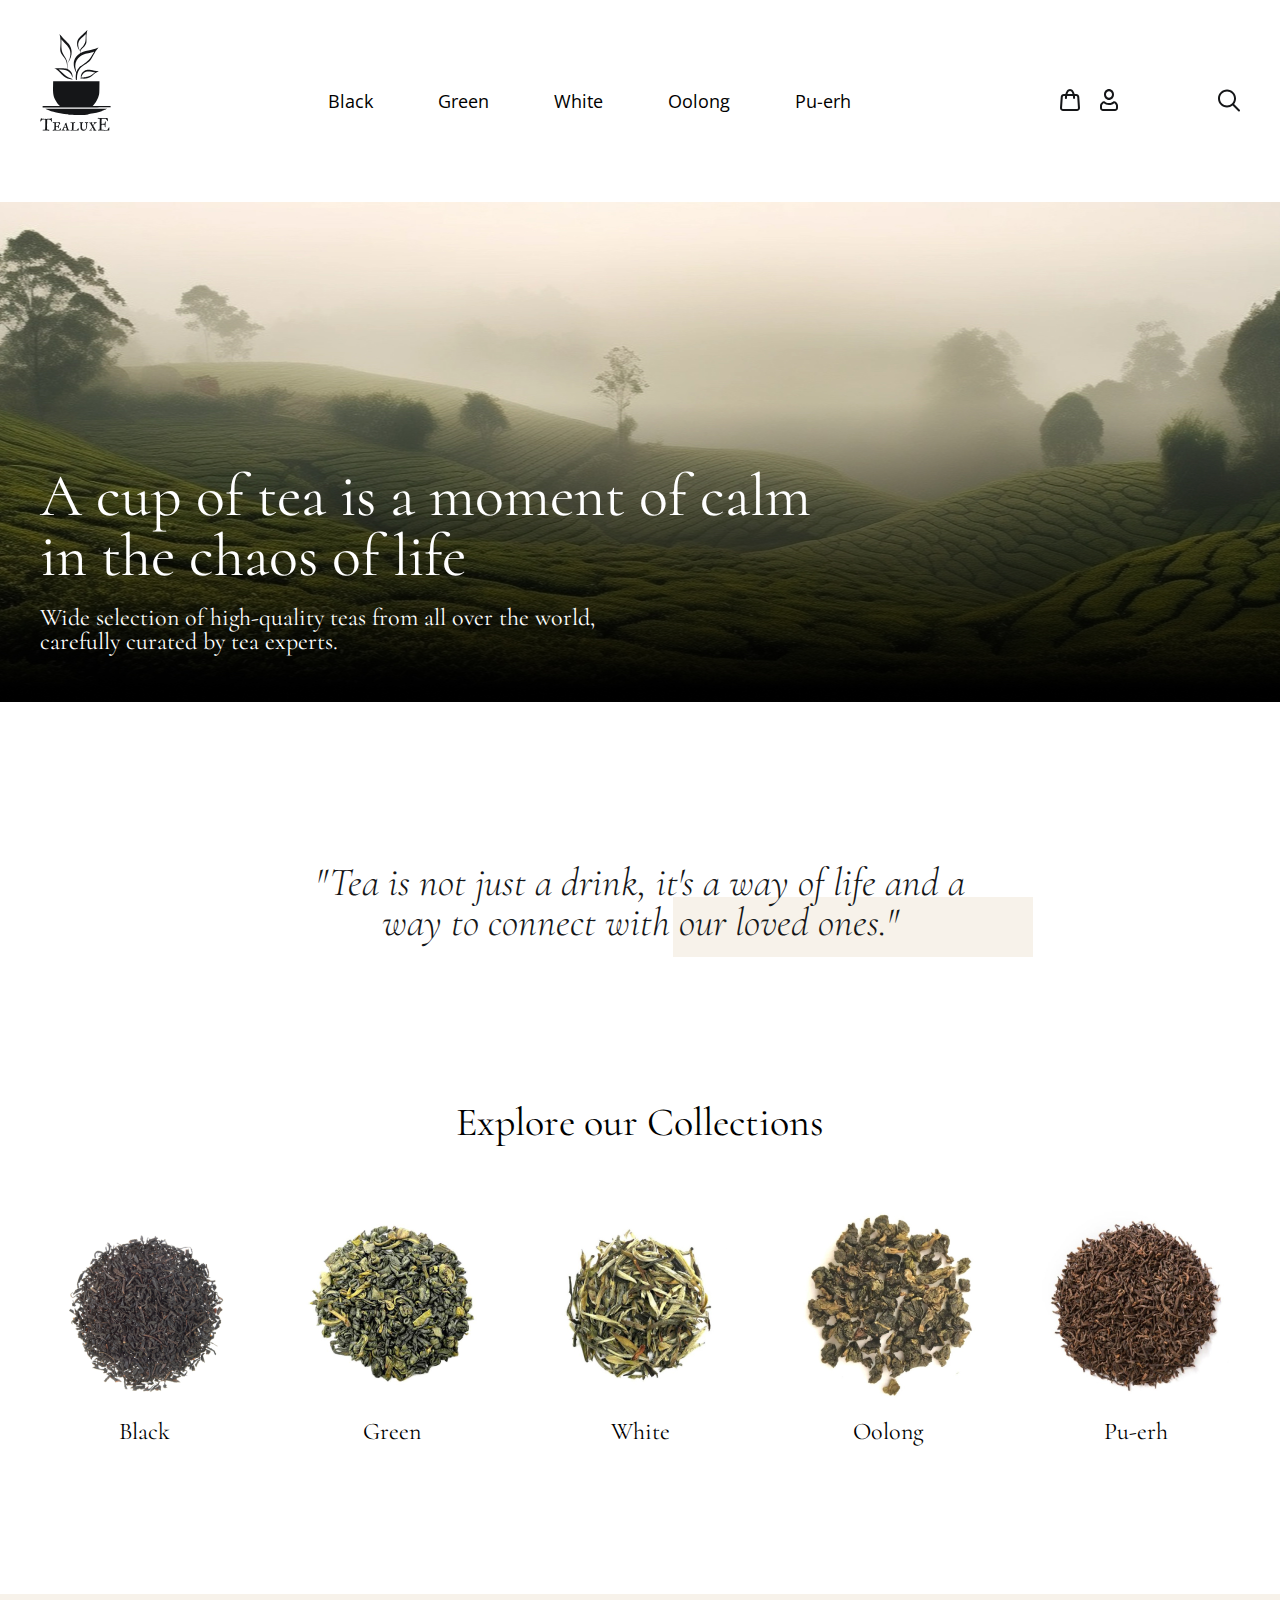
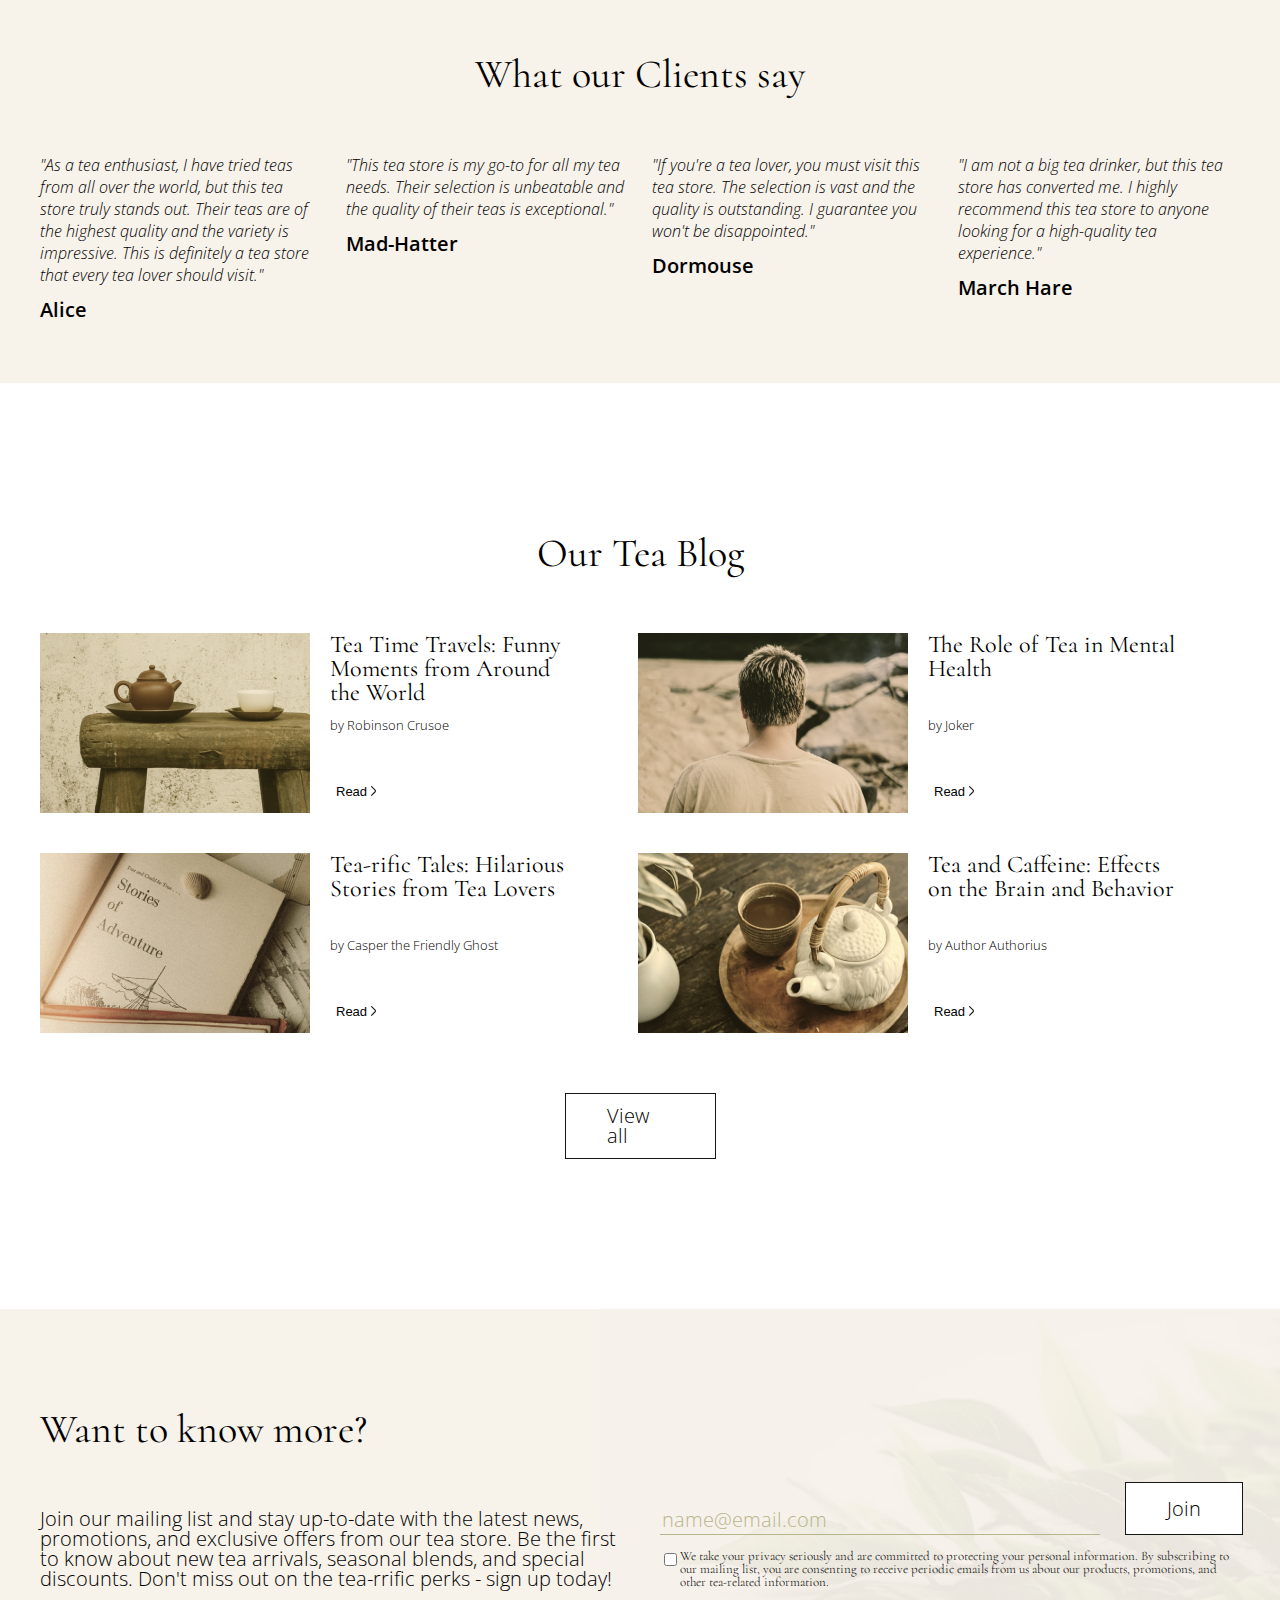
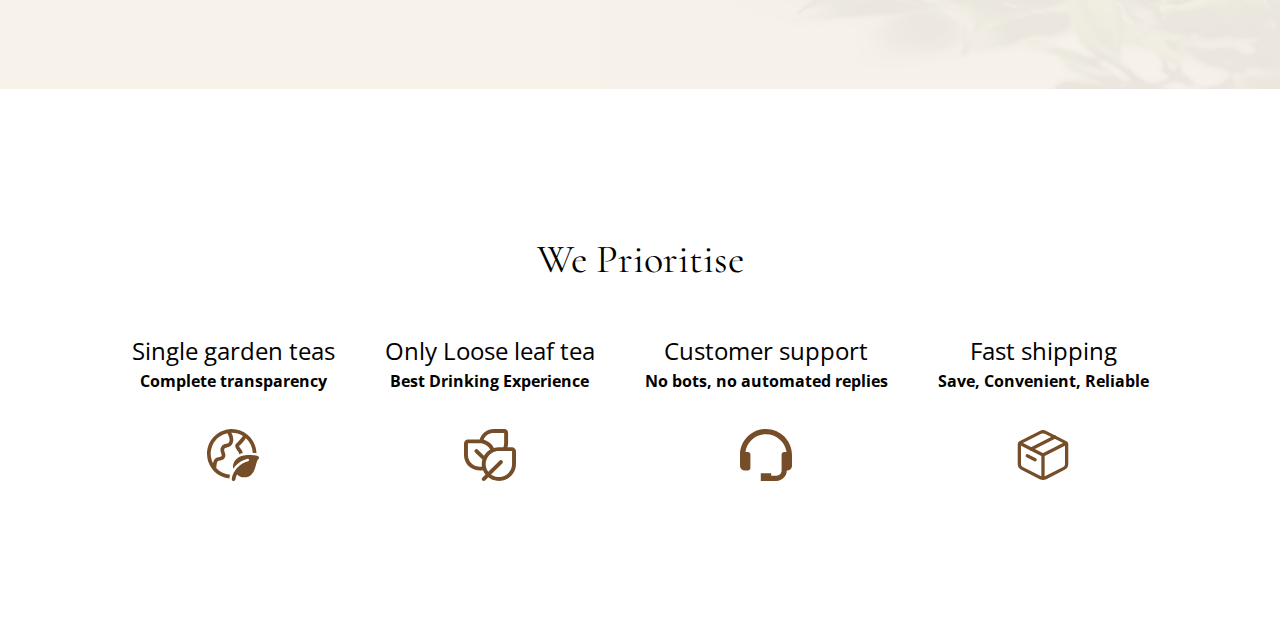
<file: index.html>
<!DOCTYPE html>
<html lang="en">
	<head>
		<meta charset="UTF-8" />
		<meta name="viewport" content="width=device-width, initial-scale=1.0" />
		<meta http-equiv="X-UA-Compatible" content="ie=edge" />
		<title>TealuxE</title>
		<link rel="icon" href="#" id="icon" />
		<link rel="stylesheet" href="css/reset.css" />
		<link rel="stylesheet" href="css/style.css" />
	</head>
	<body>
		<main>
			<header class="header">
				<div class="container">
					<div class="header__inner">
						<a class="logo" href="index.html">
							<img class="header__logo" src="images/logo.svg" alt="TealuxE" />
						</a>

						<nav class="menu">
							<ul class="menu__list">
								<li class="menu__item">
									<a class="menu__link" href="#">Black</a>
								</li>
								<li class="menu__item">
									<a class="menu__link" href="#">Green</a>
								</li>
								<li class="menu__item">
									<a class="menu__link" href="#">White</a>
								</li>
								<li class="menu__item">
									<a class="menu__link" href="#">Oolong</a>
								</li>
								<li class="menu__item">
									<a class="menu__link" href="#">Pu-erh</a>
								</li>
							</ul>
						</nav>
						<ul class="user__actions">
							<li class="user__actions">
								<a class="user__actions--link" href="#"
									><img
										src="images/header-icons/backet-icon.svg"
										alt="backet-icon"
								/></a>
							</li>
							<li class="user__actions">
								<a class="user__actions--link" href="#"
									><img
										src="images/header-icons/profile-icon.svg"
										alt="profile-icon"
								/></a>
							</li>
							<li class="user__actions">
								<a class="user__actions--link" href="#"
									><img src="images/header-icons/search.svg" alt="search-icon"
								/></a>
							</li>
						</ul>
					</div>
				</div>
			</header>

			<section class="hero">
				<div class="container">
					<h1 class="hero__title">
						A cup of tea is a moment of calm in the chaos of life
					</h1>
					<h2 class="hero__subtitle">
						Wide selection of high-quality teas from all over the world,
						carefully curated by tea experts.
					</h2>
				</div>
			</section>

			<section class="blockquote flex-center">
				<blockquote class="blockquote__text">
					"Tea is not just a drink, it's a way of life and a way to connect with
					our loved ones."
				</blockquote>
			</section>

			<section class="collection">
				<div class="container">
					<h3 class="section__title">Explore our Collections</h3>
					<ul class="collection__list">
						<li class="collection__list--item">
							<img
								class="list__item--image"
								src="images/tea-sorts/black.png"
								alt="black tea"
							/>
							<h4 class="list__item--title">Black</h4>
						</li>
						<li class="collection__list--item">
							<img
								class="list__item--image"
								src="images/tea-sorts/green.png"
								alt="green tea"
							/>
							<h4 class="list__item--title">Green</h4>
						</li>
						<li class="collection__list--item">
							<img
								class="list__item--image"
								src="images/tea-sorts/white.png"
								alt="white tea"
							/>
							<h4 class="list__item--title">White</h4>
						</li>
						<li class="collection__list--item">
							<img
								class="list__item--image"
								src="images/tea-sorts/oolong.png"
								alt="oolong tea"
							/>
							<h4 class="list__item--title">Oolong</h4>
						</li>
						<li class="collection__list--item">
							<img
								class="list__item--image"
								src="images/tea-sorts/pu-erh.png"
								alt="pu-erh of tea"
							/>
							<h4 class="list__item--title">Pu-erh</h4>
						</li>
					</ul>
				</div>
			</section>

			<section class="reviews">
				<div class="container">
					<h2 class="section__title">What our Clients say</h2>
					<ul class="reviews__list">
						<li class="reviews__list--item">
							<p class="item__quote">
								"As a tea enthusiast, I have tried teas from all over the world,
								but this tea store truly stands out. Their teas are of the
								highest quality and the variety is impressive. This is
								definitely a tea store that every tea lover should visit."
							</p>
							<h4 class="item__author">Alice</h4>
						</li>
						<li class="reviews__list--item">
							<p class="item__quote">
								"This tea store is my go-to for all my tea needs. Their
								selection is unbeatable and the quality of their teas is
								exceptional."
							</p>
							<h4 class="item__author">Mad-Hatter</h4>
						</li>
						<li class="reviews__list--item">
							<p class="item__quote">
								"If you're a tea lover, you must visit this tea store. The
								selection is vast and the quality is outstanding. I guarantee
								you won't be disappointed."
							</p>
							<h4 class="item__author">Dormouse</h4>
						</li>
						<li class="reviews__list--item">
							<p class="item__quote">
								"I am not a big tea drinker, but this tea store has converted
								me. I highly recommend this tea store to anyone looking for a
								high-quality tea experience."
							</p>
							<h4 class="item__author">March Hare</h4>
						</li>
					</ul>
				</div>
			</section>

			<section class="blog">
				<div class="container">
					<h3 class="section__title blog__title">Our Tea Blog</h3>
					<ul class="blog__list">
						<li class="blog__list--item">
							<img
								class="list__item--image"
								src="images/blog/robinson-crusoe.jpg"
								alt="Tea Time Travels: Funny Moments from Around the World"
							/>
							<div class="list__item--content">
								<h3 class="item__content--title">
									Tea Time Travels: Funny Moments from Around the World
								</h3>
								<p class="item__content--author">by Robinson Crusoe</p>
								<a class="item__content--btn" href="#">
									<button class="item__btn">
										Read
										<svg
											xmlns="http://www.w3.org/2000/svg"
											width="5"
											height="10"
											viewBox="0 0 5 10"
											fill="none"
										>
											<path
												d="M0.158658 9.83771C0.370205 10.0541 0.713188 10.0541 0.924735 9.83771L4.52402 6.15605C5.15848 5.50706 5.15868 4.45491 4.52446 3.80568L0.965333 0.16229C0.753788 -0.0540967 0.410804 -0.0540967 0.199258 0.16229C-0.0122874 0.378678 -0.0122874 0.729511 0.199258 0.945898L3.75931 4.58743C3.97086 4.80382 3.97086 5.15465 3.75931 5.37104L0.158658 9.0541C-0.0528872 9.27049 -0.0528872 9.62132 0.158658 9.83771Z"
												fill="#151618"
											/>
										</svg>
									</button>
								</a>
							</div>
						</li>
						<li class="blog__list--item">
							<img
								class="list__item--image"
								src="images/blog/joker.jpg"
								alt="The Role of Tea in Mental Health"
							/>
							<div class="list__item--content">
								<h3 class="item__content--title">
									The Role of Tea in Mental Health
								</h3>
								<p class="item__content--author">by Joker</p>
								<a class="item__content--btn" href="#">
									<button class="item__btn">
										Read
										<svg
											xmlns="http://www.w3.org/2000/svg"
											width="5"
											height="10"
											viewBox="0 0 5 10"
											fill="none"
										>
											<path
												d="M0.158658 9.83771C0.370205 10.0541 0.713188 10.0541 0.924735 9.83771L4.52402 6.15605C5.15848 5.50706 5.15868 4.45491 4.52446 3.80568L0.965333 0.16229C0.753788 -0.0540967 0.410804 -0.0540967 0.199258 0.16229C-0.0122874 0.378678 -0.0122874 0.729511 0.199258 0.945898L3.75931 4.58743C3.97086 4.80382 3.97086 5.15465 3.75931 5.37104L0.158658 9.0541C-0.0528872 9.27049 -0.0528872 9.62132 0.158658 9.83771Z"
												fill="#151618"
											/>
										</svg>
									</button>
								</a>
							</div>
						</li>
						<li class="blog__list--item">
							<img
								class="list__item--image"
								src="images/blog/casper.jpg"
								alt="Tea-rific Tales: Hilarious Stories from Tea Lovers"
							/>
							<div class="list__item--content">
								<h3 class="item__content--title">
									Tea-rific Tales: Hilarious Stories from Tea Lovers
								</h3>
								<p class="item__content--author">
									by Casper the Friendly Ghost
								</p>
								<a class="item__content--btn" href="#">
									<button class="item__btn">
										Read
										<svg
											xmlns="http://www.w3.org/2000/svg"
											width="5"
											height="10"
											viewBox="0 0 5 10"
											fill="none"
										>
											<path
												d="M0.158658 9.83771C0.370205 10.0541 0.713188 10.0541 0.924735 9.83771L4.52402 6.15605C5.15848 5.50706 5.15868 4.45491 4.52446 3.80568L0.965333 0.16229C0.753788 -0.0540967 0.410804 -0.0540967 0.199258 0.16229C-0.0122874 0.378678 -0.0122874 0.729511 0.199258 0.945898L3.75931 4.58743C3.97086 4.80382 3.97086 5.15465 3.75931 5.37104L0.158658 9.0541C-0.0528872 9.27049 -0.0528872 9.62132 0.158658 9.83771Z"
												fill="#151618"
											/>
										</svg>
									</button>
								</a>
							</div>
						</li>
						<li class="blog__list--item">
							<img
								class="list__item--image"
								src="images/blog/author.jpg"
								alt="Tea and Caffeine: Effects on the Brain and Behavior"
							/>
							<div class="list__item--content">
								<h3 class="item__content--title">
									Tea and Caffeine: Effects on the Brain and Behavior
								</h3>
								<p class="item__content--author">by Author Authorius</p>
								<a class="item__content--btn" href="#">
									<button class="item__btn">
										Read
										<svg
											xmlns="http://www.w3.org/2000/svg"
											width="5"
											height="10"
											viewBox="0 0 5 10"
											fill="none"
										>
											<path
												d="M0.158658 9.83771C0.370205 10.0541 0.713188 10.0541 0.924735 9.83771L4.52402 6.15605C5.15848 5.50706 5.15868 4.45491 4.52446 3.80568L0.965333 0.16229C0.753788 -0.0540967 0.410804 -0.0540967 0.199258 0.16229C-0.0122874 0.378678 -0.0122874 0.729511 0.199258 0.945898L3.75931 4.58743C3.97086 4.80382 3.97086 5.15465 3.75931 5.37104L0.158658 9.0541C-0.0528872 9.27049 -0.0528872 9.62132 0.158658 9.83771Z"
												fill="#151618"
											/>
										</svg>
									</button>
								</a>
							</div>
						</li>
					</ul>
					<a class="btn blog__btn"> View all </a>
				</div>
			</section>

			<section class="know">
				<div class="container">
					<div class="know__inner">
						<h2 class="section__title" style="text-align: left">
							Want to know more?
						</h2>
						<p class="know__inner--text">
							Join our mailing list and stay up-to-date with the latest news,
							promotions, and exclusive offers from our tea store. Be the first
							to know about new tea arrivals, seasonal blends, and special
							discounts. Don't miss out on the tea-rrific perks - sign up today!
						</p>
					</div>
					<form class="know__form" action="">
						<div class="form__email">
							<input type="email" placeholder="name@email.com" />
							<button class="btn" type="submit">Join</button>
						</div>
						<div class="form__checkbox">
							<input type="checkbox" id="checkbox" />
							<label for="checkbox"
								>We take your privacy seriously and are committed to protecting
								your personal information. By subscribing to our mailing list,
								you are consenting to receive periodic emails from us about our
								products, promotions, and other tea-related information.</label
							>
						</div>
					</form>
				</div>
			</section>

			<section class="prioritises">
				<div class="container">
					<h2 class="section__title prioritises__title">We prioritise</h2>
					<ul class="prioritises__list flex-center">
						<li class="prioritises__list--item">
							<div class="list__item--inner">
								<h3 class="list__item--title">Single garden teas</h3>
								<h4 class="list__item--subtitle">Complete transparency</h4>
							</div>
							<img
								class="list__item--img"
								src="images/prioritises/single-garden-teas.svg"
								alt="Single garden teas"
							/>
						</li>
						<li class="prioritises__list--item">
							<div class="list__item--inner">
								<h3 class="list__item--title">Only Loose leaf tea</h3>
								<h4 class="list__item--subtitle">Best Drinking Experience</h4>
							</div>
							<img
								class="list__item--img"
								src="images/prioritises/only-loose-leaf-tea.svg"
								alt="Only Loose leaf tea"
							/>
						</li>
						<li class="prioritises__list--item">
							<div class="list__item--inner">
								<h3 class="list__item--title">Customer support</h3>
								<h4 class="list__item--subtitle">
									No bots, no automated replies
								</h4>
							</div>
							<img
								class="list__item--img"
								src="images/prioritises/customer-support.svg"
								alt="Customer support"
							/>
						</li>
						<li class="prioritises__list--item">
							<div class="list__item--inner">
								<h3 class="list__item--title">Fast shipping</h3>
								<h4 class="list__item--subtitle">Save, Convenient, Reliable</h4>
							</div>
							<img
								class="list__item--img"
								src="images/prioritises/fast-shipping.svg"
								alt=""
							/>
						</li>
					</ul>
				</div>
			</section>
		</main>

		<script src="js/main.js"></script>
	</body>
</html>
</file>
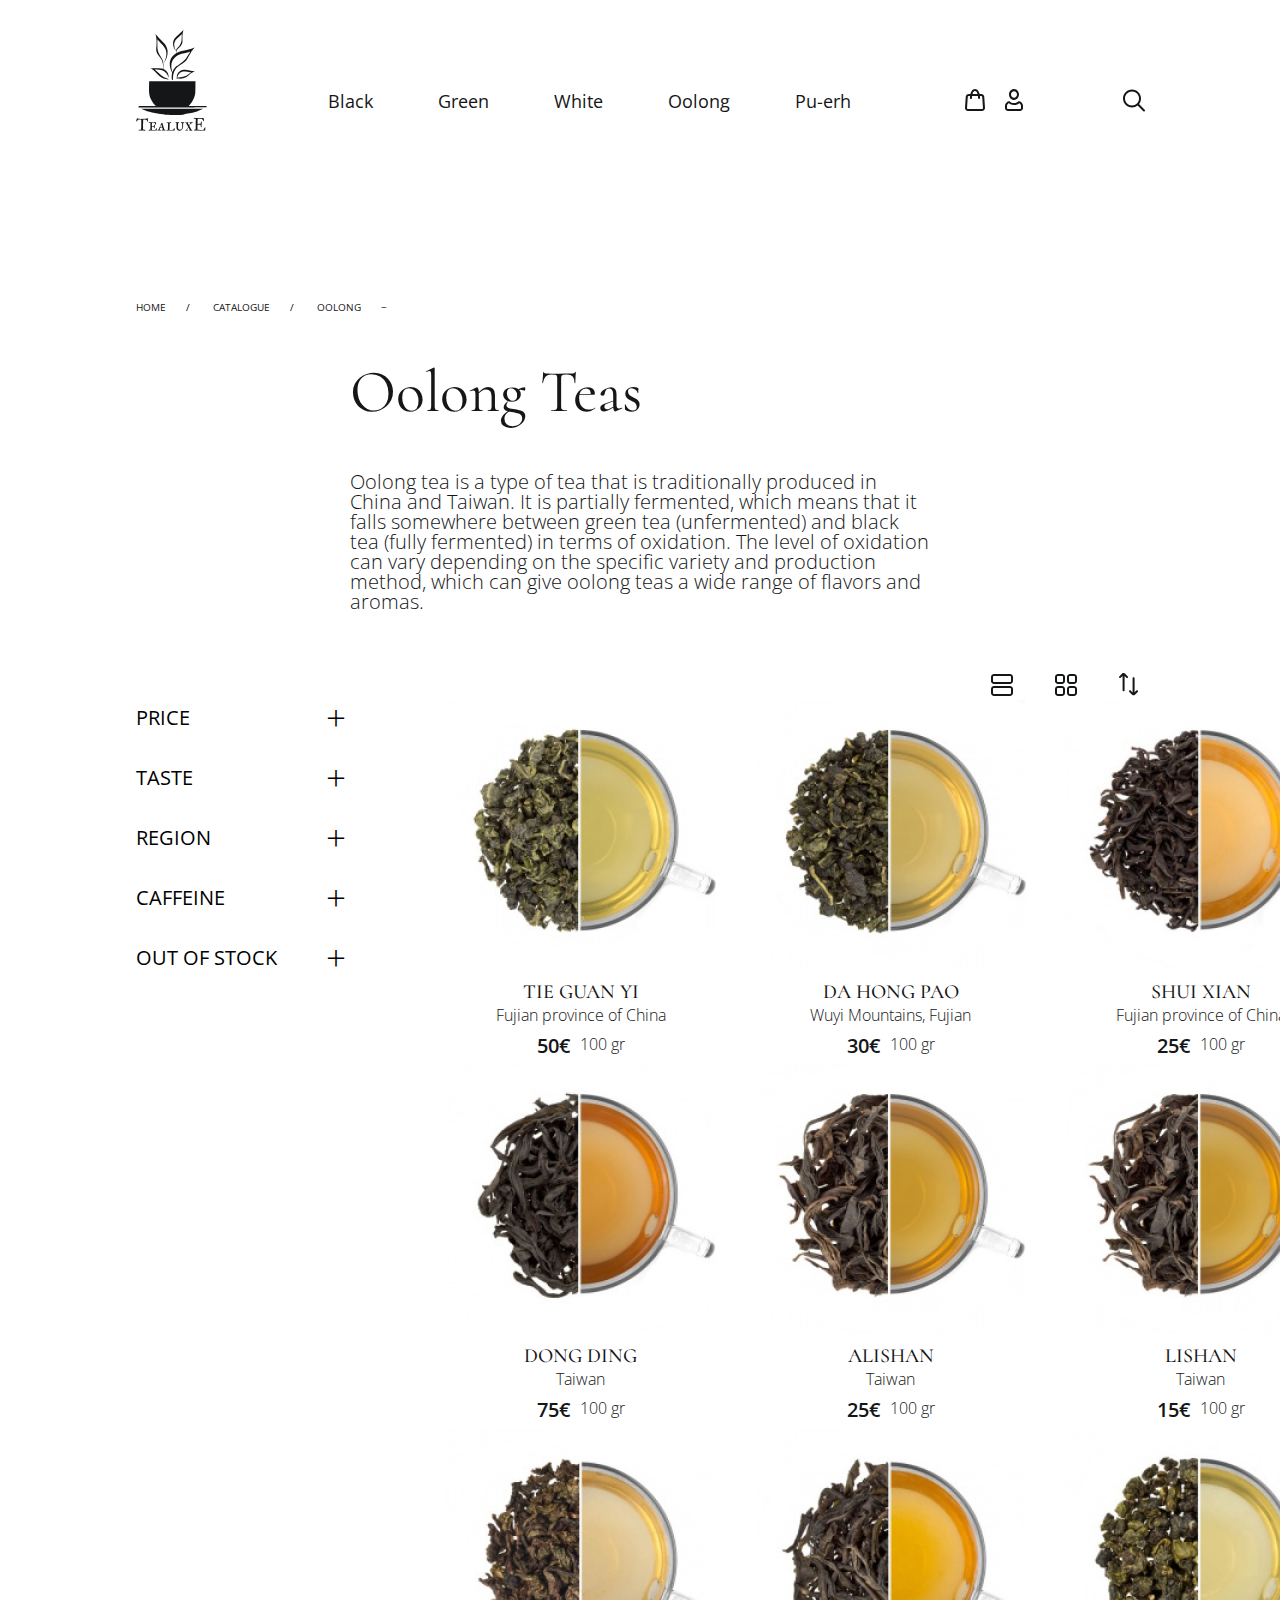
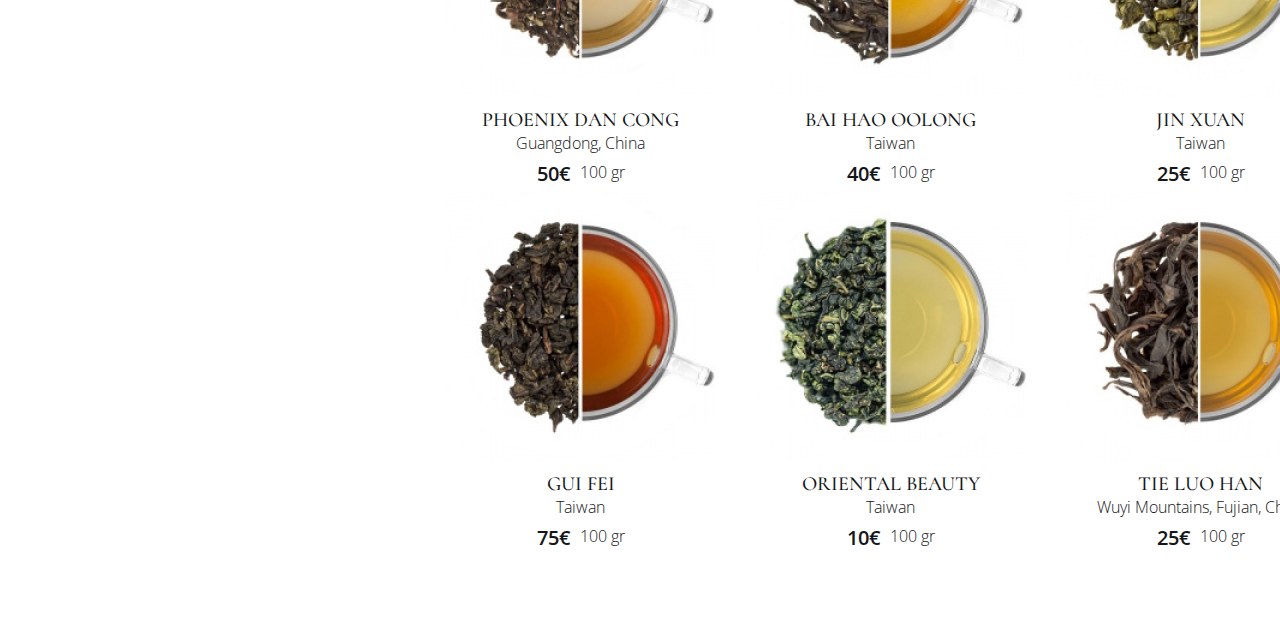
<file: catalogue.html>
<!DOCTYPE html>
<html lang="en">
	<head>
		<meta charset="UTF-8" />
		<meta http-equiv="X-UA-Compatible" content="IE=edge" />
		<meta name="viewport" content="width=device-width, initial-scale=1.0" />
		<title>TealuxE | Catalogue</title>
		<link rel="icon" href="#" id="icon" />
		<link rel="stylesheet" href="css/reset.css" />
		<link rel="stylesheet" href="css/main.css" />
		<link rel="stylesheet" href="css/catalogue-page/style.css" />
	</head>
	<body>
		<header class="header">
			<div class="container">
				<div class="header__inner">
					<a class="logo" href="index.html">
						<img class="header__logo" src="images/logo.svg" alt="TealuxE" />
					</a>

					<nav class="menu">
						<ul class="menu__list">
							<li class="menu__item">
								<a class="menu__link" href="#">Black</a>
							</li>
							<li class="menu__item">
								<a class="menu__link" href="#">Green</a>
							</li>
							<li class="menu__item">
								<a class="menu__link" href="#">White</a>
							</li>
							<li class="menu__item">
								<a class="menu__link" href="#">Oolong</a>
							</li>
							<li class="menu__item">
								<a class="menu__link" href="#">Pu-erh</a>
							</li>
						</ul>
					</nav>
					<ul class="user__actions">
						<li class="user__actions">
							<a class="user__actions--link" href="#"
								><img
									src="images/main-page/header-icons/backet-icon.svg"
									alt="backet-icon"
							/></a>
						</li>
						<li class="user__actions">
							<a class="user__actions--link" href="#"
								><img
									src="images/main-page/header-icons/profile-icon.svg"
									alt="profile-icon"
							/></a>
						</li>
						<li class="user__actions">
							<a class="user__actions--link" href="#"
								><img
									src="images/main-page/header-icons/search.svg"
									alt="search-icon"
							/></a>
						</li>
					</ul>
				</div>
			</div>
		</header>

		<main>
			<ul class="breadcrumb">
				<li class="breadcrumb-item"><a href="index.html">Home</a></li>
				<li class="breadcrumb-item"><a href="catalogue.html">Catalogue</a></li>
				<li class="breadcrumb-item active">OOLONG</li>
			</ul>

			<article class="tea__description">
				<h2 class="tea__description--title">Oolong Teas</h2>
				<p class="tea__description--text">
					Oolong tea is a type of tea that is traditionally produced in China
					and Taiwan. It is partially fermented, which means that it falls
					somewhere between green tea (unfermented) and black tea (fully
					fermented) in terms of oxidation. The level of oxidation can vary
					depending on the specific variety and production method, which can
					give oolong teas a wide range of flavors and aromas.
				</p>
			</article>

			<ul class="view__btns">
				<button class="view__btn">
					<svg
						xmlns="http://www.w3.org/2000/svg"
						width="22"
						height="22"
						viewBox="0 0 22 22"
						fill="none"
					>
						<path
							fill-rule="evenodd"
							clip-rule="evenodd"
							d="M22 3C22 1.34315 20.6569 0 19 0H3C1.34315 0 0 1.34315 0 3V7C0 8.65685 1.34315 10 3 10H19C20.6569 10 22 8.65685 22 7V3ZM20 3C20 2.44772 19.5523 2 19 2H3C2.44772 2 2 2.44772 2 3V7C2 7.55228 2.44772 8 3 8H19C19.5523 8 20 7.55228 20 7V3Z"
							fill="#151618"
						/>
						<path
							fill-rule="evenodd"
							clip-rule="evenodd"
							d="M22 15C22 13.3431 20.6569 12 19 12H3C1.34315 12 0 13.3431 0 15V19C0 20.6569 1.34315 22 3 22H19C20.6569 22 22 20.6569 22 19V15ZM20 15C20 14.4477 19.5523 14 19 14H3C2.44772 14 2 14.4477 2 15V19C2 19.5523 2.44772 20 3 20H19C19.5523 20 20 19.5523 20 19V15Z"
							fill="#151618"
						/>
					</svg>
				</button>
				<button class="view__btn">
					<svg
						xmlns="http://www.w3.org/2000/svg"
						width="22"
						height="22"
						viewBox="0 0 22 22"
						fill="none"
					>
						<path
							fill-rule="evenodd"
							clip-rule="evenodd"
							d="M7 0C8.65685 0 10 1.34315 10 3V7C10 8.65685 8.65685 10 7 10H3C1.34315 10 0 8.65685 0 7V3C0 1.34315 1.34315 0 3 0H7ZM7 2C7.55228 2 8 2.44772 8 3V7C8 7.55228 7.55228 8 7 8H3C2.44772 8 2 7.55228 2 7V3C2 2.44772 2.44772 2 3 2H7Z"
							fill="#151618"
						/>
						<path
							fill-rule="evenodd"
							clip-rule="evenodd"
							d="M7 12C8.65685 12 10 13.3431 10 15V19C10 20.6569 8.65685 22 7 22H3C1.34315 22 0 20.6569 0 19V15C0 13.3431 1.34315 12 3 12H7ZM7 14C7.55228 14 8 14.4477 8 15V19C8 19.5523 7.55228 20 7 20H3C2.44772 20 2 19.5523 2 19V15C2 14.4477 2.44772 14 3 14H7Z"
							fill="#151618"
						/>
						<path
							fill-rule="evenodd"
							clip-rule="evenodd"
							d="M22 3C22 1.34315 20.6569 0 19 0H15C13.3431 0 12 1.34315 12 3V7C12 8.65685 13.3431 10 15 10H19C20.6569 10 22 8.65685 22 7V3ZM20 3C20 2.44772 19.5523 2 19 2H15C14.4477 2 14 2.44772 14 3V7C14 7.55228 14.4477 8 15 8H19C19.5523 8 20 7.55228 20 7V3Z"
							fill="#151618"
						/>
						<path
							fill-rule="evenodd"
							clip-rule="evenodd"
							d="M19 12C20.6569 12 22 13.3431 22 15V19C22 20.6569 20.6569 22 19 22H15C13.3431 22 12 20.6569 12 19V15C12 13.3431 13.3431 12 15 12H19ZM19 14C19.5523 14 20 14.4477 20 15V19C20 19.5523 19.5523 20 19 20H15C14.4477 20 14 19.5523 14 19V15C14 14.4477 14.4477 14 15 14H19Z"
							fill="#151618"
						/>
					</svg>
				</button>
				<button class="view__btn">
					<svg
						xmlns="http://www.w3.org/2000/svg"
						width="20"
						height="23"
						viewBox="0 0 20 23"
						fill="none"
					>
						<path
							d="M8.77818 4.82843C9.16871 4.4379 9.16871 3.80474 8.77818 3.41421L5.94976 0.585787C5.89154 0.527574 5.83064 0.4737 5.76743 0.424164C5.08864 -0.107845 4.14525 -0.139399 3.43507 0.329505C3.32417 0.402729 3.21895 0.488155 3.12132 0.585788L0.292893 3.41422C-0.0976311 3.80474 -0.0976311 4.4379 0.292893 4.82843C0.683417 5.21895 1.31658 5.21895 1.70711 4.82843L3.58582 2.94972V17.1716C3.58582 17.7239 4.03353 18.1716 4.58582 18.1716C5.1381 18.1716 5.58582 17.7239 5.58582 17.1716V3.05027L7.36397 4.82843C7.75449 5.21895 8.38766 5.21895 8.77818 4.82843Z"
							fill="#151618"
						/>
						<path
							d="M10.2929 17.5147C9.90237 17.9053 9.90237 18.5384 10.2929 18.9289L13.1213 21.7574C13.219 21.855 13.3242 21.9404 13.4351 22.0137C14.2114 22.5262 15.2663 22.4408 15.9497 21.7574L18.7782 18.9289C19.1687 18.5384 19.1687 17.9053 18.7782 17.5147C18.3877 17.1242 17.7545 17.1242 17.364 17.5147L15.5858 19.2929L15.5858 5.17158C15.5858 4.61929 15.1381 4.17158 14.5858 4.17158C14.0335 4.17158 13.5858 4.61929 13.5858 5.17158L13.5858 19.3934L11.7071 17.5147C11.3166 17.1242 10.6834 17.1242 10.2929 17.5147Z"
							fill="#151618"
						/>
					</svg>
				</button>
			</ul>

			<div class="catalogue">
				<aside class="catalogue__filters">
					<button class="filters__btn">Price</button>
					<!-- <div class="filters__price--inner"></div> -->
					<button class="filters__btn">Taste</button>
					<button class="filters__btn">Region</button>
					<button class="filters__btn">Caffeine</button>
					<button class="filters__btn">Out of stock</button>
				</aside>
				<ul class="catalogue__list" id="tea-catalogue"></ul>
			</div>
		</main>

		<script src="js/catalogue.js"></script>
		<script src="js/main.js"></script>
	</body>
</html>
</file>
<file: css/style.css>
@import url(https://fonts.googleapis.com/css?family=Cormorant:300,regular,500,600,700,300italic,italic,500italic,600italic,700italic);
@import url(https://fonts.googleapis.com/css?family=Open+Sans:300,regular,500,600,700,800,300italic,italic,500italic,600italic,700italic,800italic);

@import url('sections/header.css');
@import url('sections/hero.css');
@import url('sections/blockquote.css');
@import url('sections/collection.css');
@import url('sections/reviews.css');
@import url('sections/blog.css');
@import url('sections/know.css');
@import url('sections/prioritises.css');

:root {
	--cormorant: 'Cormorant', sans-serif;
	--open-sans: 'Open Sans', sans-serif;

	--light-bg: #f7f2ea;

	--black-color: #151618;
	--white-color: #ffffff;
	--light-green: #b8b58b;
}

html {
	box-sizing: border-box;
	font-family: var(--cormorant);
}

*,
*::after,
*::before {
	box-sizing: inherit;
}

a {
	text-decoration: none;
	color: inherit;
}

ul {
	list-style: none;
}

.container {
	max-width: 1240px;
	width: 100%;
	margin: 0 auto;
	padding: 0 20px;
}

.flex-center {
	display: flex;
	justify-content: center;
	align-items: center;
}

.section__title {
	font-size: 40px;
	font-weight: 400;
	text-align: center;
	margin-bottom: 60px;
}

.btn {
	max-width: 151px;

	display: block;
	padding: 12px 41px;

	font-family: var(--open-sans);
	font-size: 20px;
	font-weight: 300;

	background-color: var(--white-color);

	border: 1px solid var(--black-color);
}
</file>
<file: css/main.css>
@import url(https://fonts.googleapis.com/css?family=Cormorant:300,regular,500,600,700,300italic,italic,500italic,600italic,700italic);
@import url(https://fonts.googleapis.com/css?family=Open+Sans:300,regular,500,600,700,800,300italic,italic,500italic,600italic,700italic,800italic);

:root {
	--cormorant: 'Cormorant', sans-serif;
	--open-sans: 'Open Sans', sans-serif;

	--light-bg: #f7f2ea;

	--black-color: #151618;
	--white-color: #ffffff;
	--light-green: #b8b58b;
}

html {
	box-sizing: border-box;
	font-family: var(--cormorant);

	color: var(--black-color);
}

*,
*::after,
*::before {
	box-sizing: inherit;
}

a {
	text-decoration: none;
	color: inherit;
}

ul {
	list-style: none;
}
</file>
<file: css/catalogue-page/style.css>
@import url('../header.css');
@import url('sections/breadcrumbs.css');
@import url('sections/catalogue.css');

body {
	margin: 0 135.5px;
}
</file>
